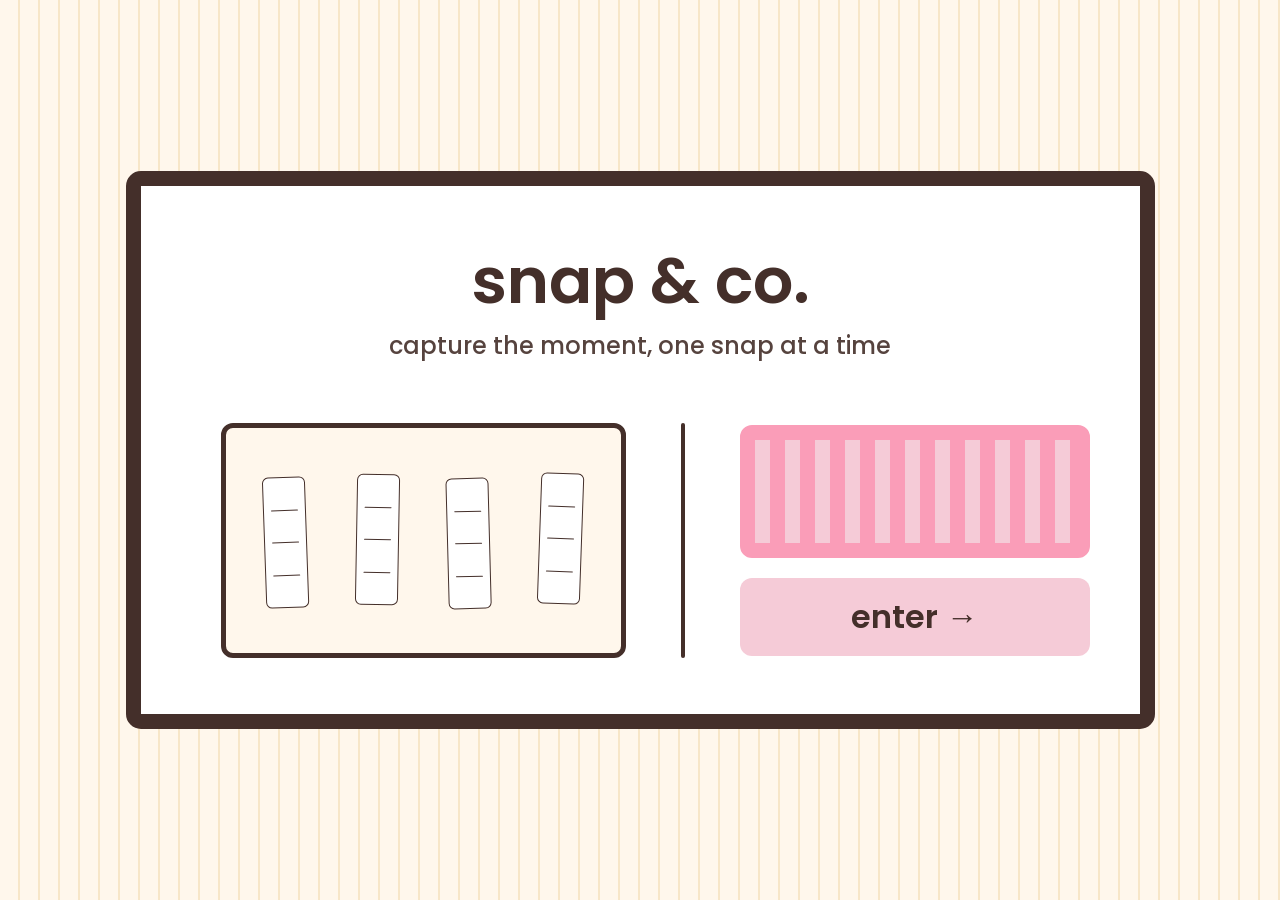
<file: frontend/index.html>
<!DOCTYPE html>
<html lang="en">
<head>
<meta charset="UTF-8" />
<meta name="viewport" content="width=device-width, initial-scale=1.0" />
<title>snap & co.</title>
<link rel="preconnect" href="https://fonts.googleapis.com">
<link rel="preconnect" href="https://fonts.gstatic.com" crossorigin>
<link href="https://fonts.googleapis.com/css2?family=Poppins:wght@400;500;600;700&display=swap" rel="stylesheet">
<link rel="stylesheet" href="css/style.css" />
<link rel="stylesheet" href="css/landing.css" />
</head>
<body>
  <div class="container">
    <div class="card">
      <div class="header">
        <h1>snap &amp; co.</h1>
        <p>capture the moment, one snap at a time</p>
      </div>

      <div class="content-wrapper">
        <div class="left-section">
          <div class="photo-rect">
            <div class="photostrip"><span class="line"></span><span class="line"></span><span class="line"></span></div>
            <div class="photostrip"><span class="line"></span><span class="line"></span><span class="line"></span></div>
            <div class="photostrip"><span class="line"></span><span class="line"></span><span class="line"></span></div>
            <div class="photostrip"><span class="line"></span><span class="line"></span><span class="line"></span></div>
          </div>
        </div>

        <div class="middle-divider"></div>

        <div class="right-section">
          <div class="stripes"></div>
          <button id="enterBtn" class="enter-btn">enter →</button>
        </div>
      </div>
    </div>
  </div>

<script src="js/state.js"></script>
<script>
  clearSession();
  document.getElementById("enterBtn").addEventListener("click", () => {
    window.location.href = "choose-set.html";
  });
</script>
</body>
</html>
</file>
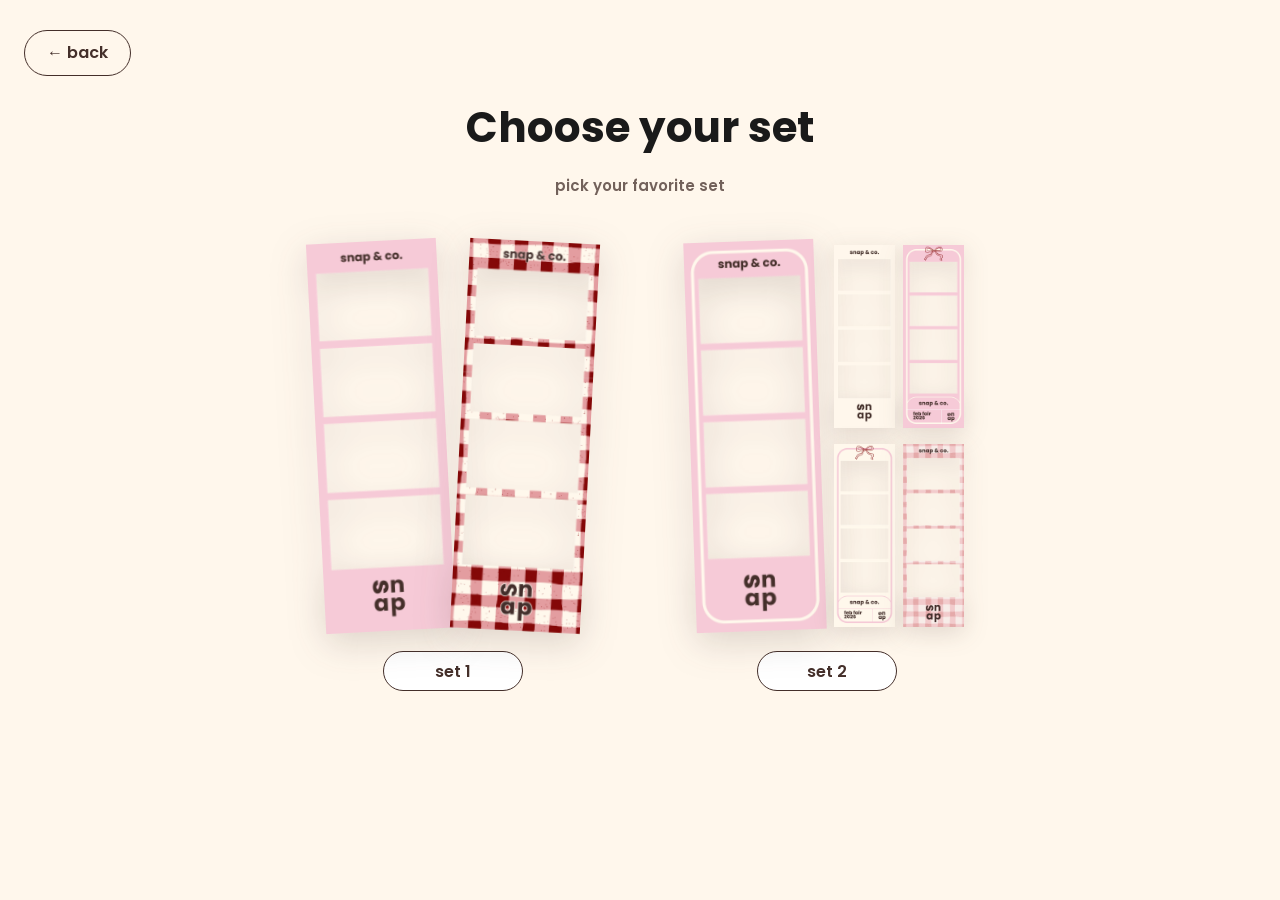
<file: frontend/camera.html>
<!DOCTYPE html>
<html lang="en">
<head>
<meta charset="UTF-8" />
<meta name="viewport" content="width=device-width, initial-scale=1.0" />
<title>Snap your pictures — snap & co.</title>
<link href="https://fonts.googleapis.com/css2?family=Poppins:wght@400;500;600;700&display=swap" rel="stylesheet">
<link rel="stylesheet" href="css/style.css" />
<link rel="stylesheet" href="css/camera.css" />
</head>
<body>
  <div class="timer-container">
    <select id="cameraSelect" class="camera-select" title="Choose camera source"></select>

    <div class="main-title" id="mainTitle">Snap your pictures</div>
    <div class="subtitle" id="subtitle">Do your best shots, there's no retake</div>

    <div id="frame" class="frame">
      <video id="live-video" autoplay muted playsinline></video>
      <img id="freeze-frame" alt="">
      <div id="countdown">10</div>
      <button id="startBtn" class="pill-btn start-btn">start capturing →</button>
    </div>

    <div id="shots-counter">Get Ready!</div>
  </div>

<script src="js/state.js"></script>
<script src="js/camera.js"></script>
</body>
</html>
</file>
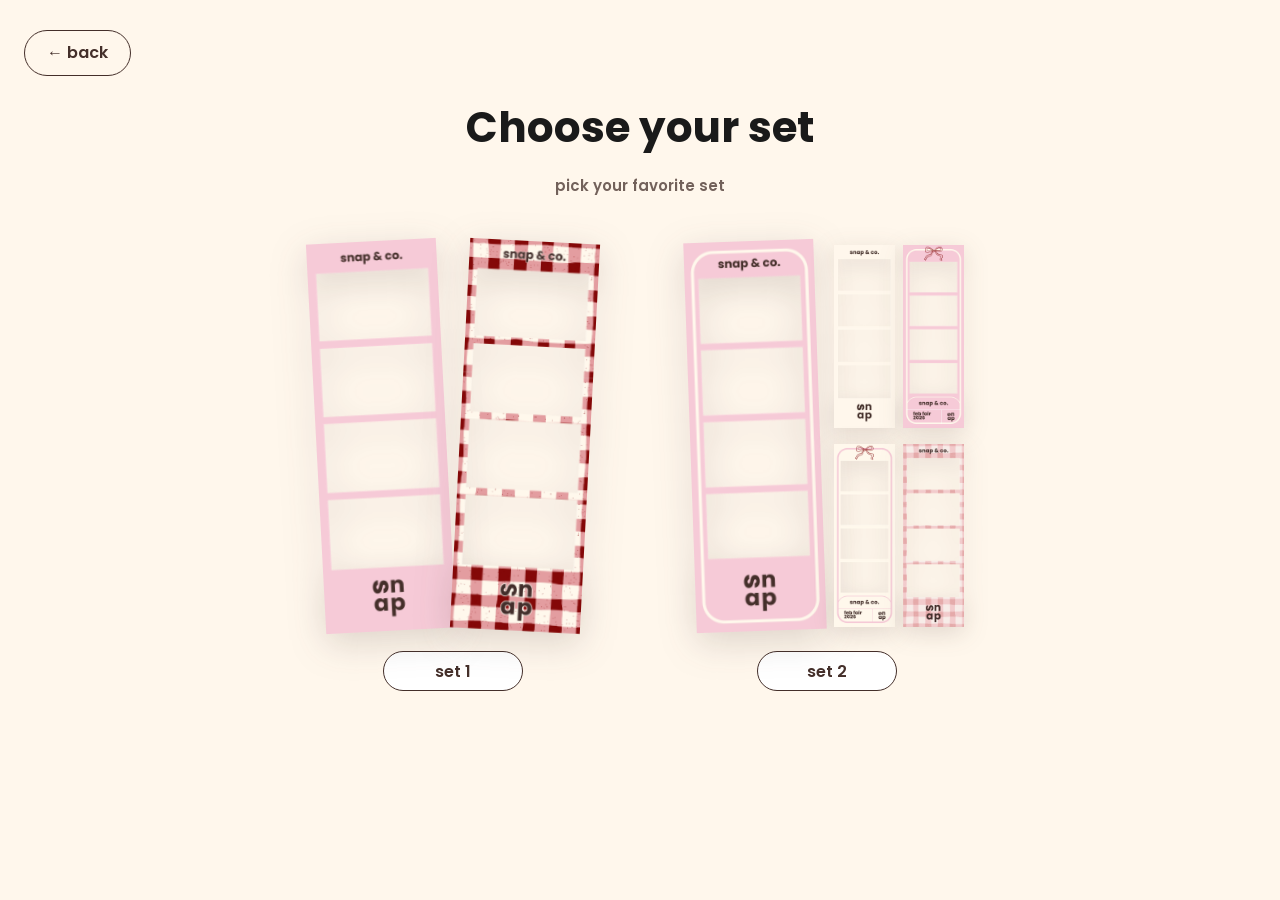
<file: frontend/choose-layout.html>
<!DOCTYPE html>
<html lang="en">
<head>
<meta charset="UTF-8" />
<meta name="viewport" content="width=device-width, initial-scale=1.0" />
<title>Choose your frame — snap & co.</title>
<link href="https://fonts.googleapis.com/css2?family=Poppins:wght@400;500;600;700&display=swap" rel="stylesheet">
<link rel="stylesheet" href="css/style.css" />
<link rel="stylesheet" href="css/modal.css" />
<link rel="stylesheet" href="css/choose-layout.css" />
</head>
<body>
  <button class="pill-btn fixed-back" id="backBtn">←retake</button>

  <div class="page-header">
    <h1>Choose your frame</h1>
    <p>select a style for your photos</p>
  </div>

  <button class="pill-btn fixed-next" id="nextBtn">next →</button>

  <div class="picker-area">
    <div class="live-preview-wrap">
      <div class="live-preview" id="livePreview">
        <div id="preview-shots"></div>
        <img id="preview-frame-overlay" src="" alt="Frame preview">
      </div>
    </div>

    <div class="frame-carousel">
      <button class="arrow-btn" id="prevFrame" aria-label="Previous frames">
        <svg width="14" height="24" viewBox="0 0 14 24" fill="none"><path d="M12 2L2 12L12 22" stroke="currentColor" stroke-width="3" stroke-linecap="round" stroke-linejoin="round"/></svg>
      </button>

      <div class="frame-page-viewport">
        <div class="frame-page" id="framePage"></div>
      </div>

      <button class="arrow-btn" id="nextFrameBtn" aria-label="Next frames">
        <svg width="14" height="24" viewBox="0 0 14 24" fill="none"><path d="M2 2L12 12L2 22" stroke="currentColor" stroke-width="3" stroke-linecap="round" stroke-linejoin="round"/></svg>
      </button>
    </div>
  </div>

<script src="js/state.js"></script>
<script src="js/modal.js"></script>
<script src="js/strip-render.js"></script>
<script src="js/choose-layout.js"></script>
</body>
</html>
</file>
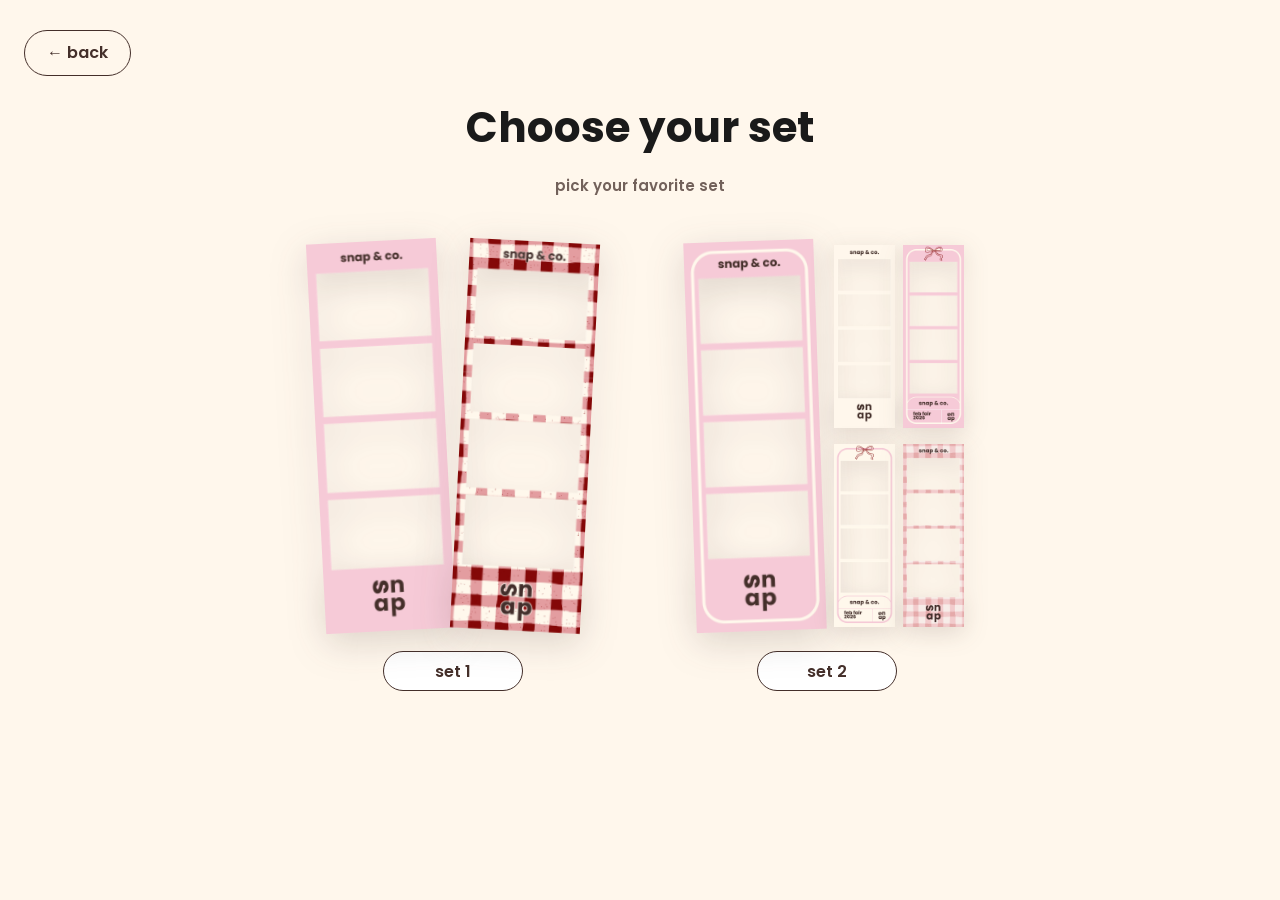
<file: frontend/choose-set.html>
<!DOCTYPE html>
<html lang="en">
<head>
<meta charset="UTF-8" />
<meta name="viewport" content="width=device-width, initial-scale=1.0" />
<title>Choose your set — snap & co.</title>
<link href="https://fonts.googleapis.com/css2?family=Poppins:wght@400;500;600;700&display=swap" rel="stylesheet">
<link rel="stylesheet" href="css/style.css" />
<link rel="stylesheet" href="css/choose-set.css" />
</head>
<body>
  <button class="pill-btn fixed-back" id="backBtn">← back</button>

  <div class="container">
    <div class="page-header">
      <h1>Choose your set</h1>
      <p>pick your favorite set</p>
    </div>

    <div class="sets-row">
      <!-- Set 1: two full 2x6 strips -->
      <div class="set-card" data-set="1">
        <div class="set-preview two-strip">
          <img src="assets/frames/a1.png" class="strip strip-a" alt="">
          <img src="assets/frames/d1.png" class="strip strip-b" alt="">
        </div>
        <div class="set-label">set 1</div>
      </div>

      <!-- Set 2: one 2x6 strip + four 1x3 minis -->
      <div class="set-card" data-set="2">
        <div class="set-preview quad-strip">
          <img src="assets/frames/b1.png" class="strip strip-main" alt="">
          <div class="minis">
            <img src="assets/frames/a2.png" class="mini" alt="">
            <img src="assets/frames/c1.png" class="mini" alt="">
            <img src="assets/frames/c2.png" class="mini" alt="">
            <img src="assets/frames/d2.png" class="mini" alt="">
          </div>
        </div>
        <div class="set-label">set 2</div>
      </div>
    </div>
  </div>

  <button class="pill-btn fixed-next" id="nextBtn">next →</button>

<script src="js/state.js"></script>
<script src="js/choose-set.js"></script>
</body>
</html>
</file>
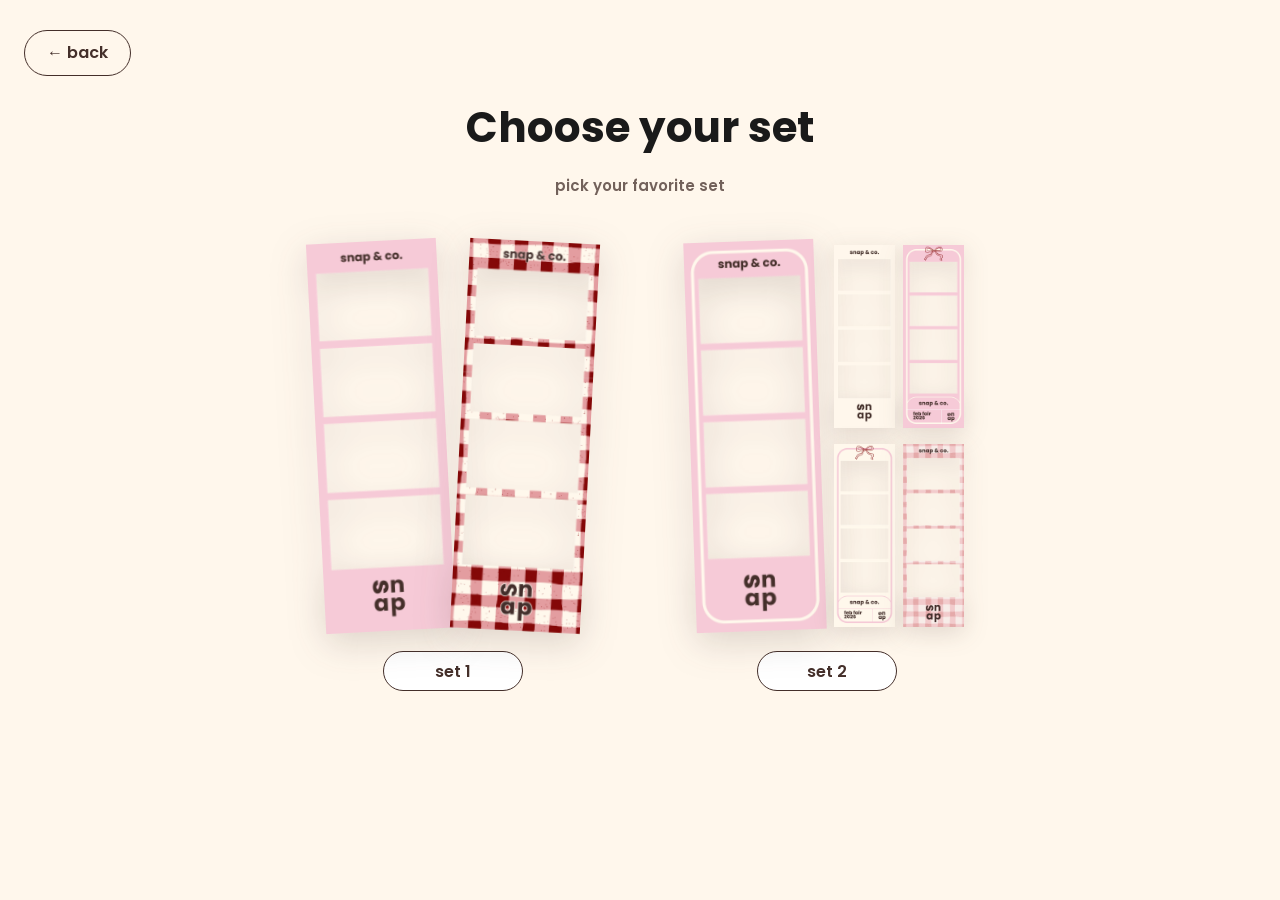
<file: frontend/result.html>
<!DOCTYPE html>
<html lang="en">
<head>
<meta charset="UTF-8" />
<meta name="viewport" content="width=device-width, initial-scale=1.0" />
<title>Your strip — snap & co.</title>
<link href="https://fonts.googleapis.com/css2?family=Poppins:wght@400;500;600;700&display=swap" rel="stylesheet">
<link rel="stylesheet" href="css/style.css" />
<link rel="stylesheet" href="css/modal.css" />
<link rel="stylesheet" href="css/result.css" />
<script src="js/vendor/qrcode.js"></script>
</head>
<body>
  <div class="preview-container">
    <div class="title">Scan the QR to save pictures</div>

    <div class="main-frame">
      <canvas id="finalCanvas"></canvas>
    </div>

    <div class="qr-container left"><div id="qrLeft"></div></div>
    <div class="qr-container right"><div id="qrRight"></div></div>

    <div class="bottom-actions">
      <button id="downloadBtn" class="action-btn">
        <svg width="18" height="18" viewBox="0 0 24 24" fill="none"><path d="M12 3v12m0 0l-5-5m5 5l5-5M5 21h14" stroke="currentColor" stroke-width="2" stroke-linecap="round" stroke-linejoin="round"/></svg>
        download
      </button>
      <button id="printBtn" class="action-btn">
        <svg width="18" height="18" viewBox="0 0 24 24" fill="none"><path d="M6 9V3h12v6M6 18H4a1 1 0 01-1-1v-5a1 1 0 011-1h16a1 1 0 011 1v5a1 1 0 01-1 1h-2M6 14h12v7H6v-7z" stroke="currentColor" stroke-width="2" stroke-linecap="round" stroke-linejoin="round"/></svg>
        print
      </button>
      <button id="previewBtn" class="action-btn">
        <svg width="18" height="18" viewBox="0 0 24 24" fill="none"><path d="M1 12s4-7 11-7 11 7 11 7-4 7-11 7-11-7-11-7z" stroke="currentColor" stroke-width="2" stroke-linecap="round" stroke-linejoin="round"/><circle cx="12" cy="12" r="3" stroke="currentColor" stroke-width="2"/></svg>
        preview layout
      </button>
      <button id="restartBtn" class="action-btn">
        <svg width="18" height="18" viewBox="0 0 24 24" fill="none"><path d="M3 12a9 9 0 1 0 3-6.7M3 4v5h5" stroke="currentColor" stroke-width="2" stroke-linecap="round" stroke-linejoin="round"/></svg>
        restart
      </button>
    </div>

    <div class="copy-control">
      <div class="copy-label">additional copy</div>
      <div class="copy-row">
        <button id="copyMinus" aria-label="Fewer copies">−</button>
        <div class="copy-counter" id="copyCount">0</div>
        <button id="copyPlus" aria-label="More copies">+</button>
      </div>
    </div>

    <p id="statusMsg" class="status-msg"></p>
  </div>

<script src="js/state.js"></script>
<script src="js/modal.js"></script>
<script src="js/strip-render.js"></script>
<script src="js/result.js"></script>
</body>
</html>
</file>
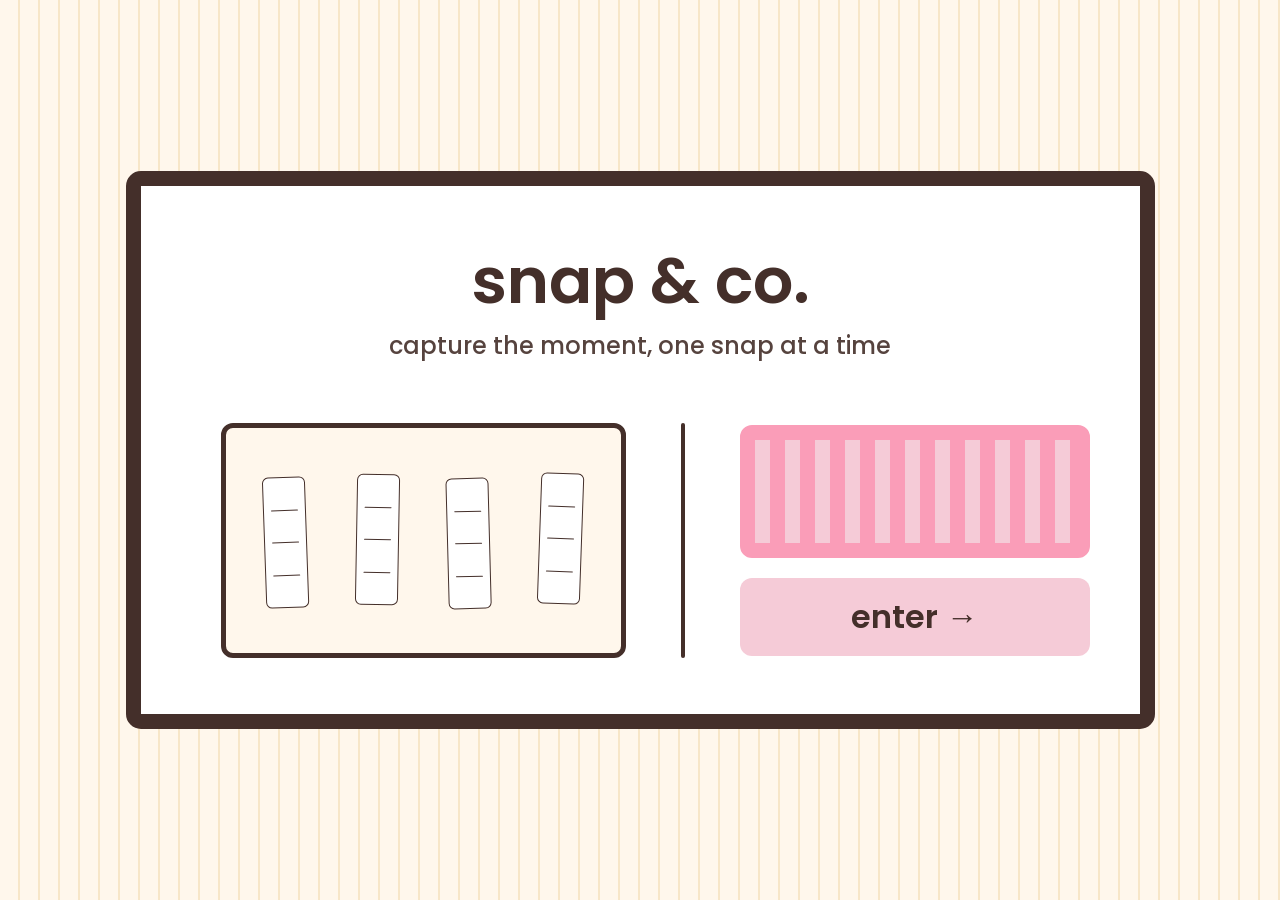
<file: frontend/select-pictures.html>
<!DOCTYPE html>
<html lang="en">
<head>
<meta charset="UTF-8" />
<meta name="viewport" content="width=device-width, initial-scale=1.0" />
<title>Choose your pictures — snap & co.</title>
<link href="https://fonts.googleapis.com/css2?family=Poppins:wght@400;500;600;700&display=swap" rel="stylesheet">
<link rel="stylesheet" href="css/style.css" />
<link rel="stylesheet" href="css/select-pictures.css" />
</head>
<body>
  <div class="page-header">
    <h1>Choose your pictures</h1>
    <p>select four pictures for the final strip</p>
  </div>

  <button class="pill-btn fixed-next" id="nextBtn">next →</button>

  <div class="picker-area">
    <div class="selected-column" id="selectedColumn">
      <div class="slot" data-slot="0"><span class="slot-num">1</span></div>
      <div class="slot" data-slot="1"><span class="slot-num">2</span></div>
      <div class="slot" data-slot="2"><span class="slot-num">3</span></div>
      <div class="slot" data-slot="3"><span class="slot-num">4</span></div>
    </div>

    <div class="photo-grid" id="photoGrid"></div>
  </div>

<script src="js/state.js"></script>
<script src="js/select-pictures.js"></script>
</body>
</html>
</file>
<file: frontend/css/style.css>
/* ===== snap & co. — shared base styles =====
   Palette and component styles lifted from the original build
   (landing.css / choose_set.css / choose_layout.css) so every page
   stays visually consistent: warm cream background, deep brown
   (#442f2a) text/borders, bubblegum pink (#ff69b4 / #F5CBD7) accent. */

:root {
  --cream: #fff7ec;
  --brown: #442f2a;
  --pink: #f5cbd7;
  --pink-strong: #fa9db8;
  --pink-accent: #ff69b4;
  --white: #ffffff;
  --gray-block: #e2e2e2;
  --font: "Poppins", "Segoe UI", sans-serif;
}

* { box-sizing: border-box; }

html, body {
  margin: 0;
  padding: 0;
  font-family: var(--font);
  color: var(--brown);
}

h1, h2, h3 { margin: 0; font-weight: 600; }

button { font-family: var(--font); cursor: pointer; }
button:disabled { opacity: 0.5; cursor: not-allowed; }

/* pill-shaped outline button used for back/next/actions everywhere */
.pill-btn {
  height: 46px;
  padding: 0 22px;
  border: 1px solid var(--brown);
  background: transparent;
  color: var(--brown);
  font-family: var(--font);
  font-weight: 600;
  font-size: 16px;
  text-decoration: none;
  border-radius: 24px;
  display: inline-flex;
  align-items: center;
  justify-content: center;
  gap: 8px;
  line-height: 1;
  cursor: pointer;
  transition: all 0.25s ease;
}
.pill-btn:hover { background: var(--brown); color: var(--white); }
.pill-btn.loading { opacity: 0.6; pointer-events: none; }

.pill-btn.fixed-back { position: fixed; left: 24px; top: 30px; z-index: 20; }
.pill-btn.fixed-next {
  position: fixed; right: 24px; bottom: 30px; z-index: 20;
  opacity: 0; visibility: hidden; pointer-events: none;
}
.pill-btn.fixed-next.visible { opacity: 1; visibility: visible; pointer-events: auto; }

.page-header { text-align: center; padding-top: 46px; margin-bottom: 44px; }
.page-header h1 { font-weight: 700; font-size: 42px; color: #1a1a1a; margin-bottom: 6px; }
.page-header p { font-weight: 600; font-size: 15px; color: var(--brown); opacity: 0.75; }

.picker-area {
  display: flex;
  justify-content: center;
  align-items: flex-start;
  gap: 70px;
  flex-wrap: wrap;
  padding: 0 40px 120px;
}

.watermark {
  position: fixed;
  bottom: 14px;
  left: 24px;
  font-size: 12px;
  opacity: 0.5;
}
</file>
<file: frontend/css/landing.css>
* { margin: 0; padding: 0; box-sizing: border-box; }

body {
  font-family: "Poppins", sans-serif;
  /* swap in a real background photo later, e.g.:
     background: url('../assets/landing-bg.jpg') no-repeat center/cover fixed;
     for now this is a soft stripe pattern in the same cream/pink palette */
  background:
    repeating-linear-gradient(90deg, var(--cream) 0px, var(--cream) 18px, #f7e6c8 18px, #f7e6c8 20px);
  min-height: 100vh;
  display: flex;
  align-items: center;
  justify-content: center;
  padding: 40px 20px;
}

.container {
  max-width: 1029px;
  max-height: 558px;
  width: 100%;
  aspect-ratio: 1029 / 558;
}

.card {
  width: 100%;
  height: 100%;
  background-color: var(--white);
  border: 15px solid var(--brown);
  border-radius: 15px;
  display: flex;
  flex-direction: column;
  padding: 60px 80px;
  gap: 60px;
  position: relative;
}

.header { align-self: center; text-align: center; }
.header h1 { font-size: 64px; font-weight: 600; color: var(--brown); margin-bottom: 12px; line-height: 1.1; }
.header p { font-size: 24px; font-weight: 500; color: var(--brown); opacity: 0.9; }

.content-wrapper {
  display: flex;
  align-items: center;
  justify-content: space-between;
  gap: 50px;
  flex: 1;
}

.left-section { flex-shrink: 0; }

.photo-rect {
  width: 405px;
  height: 235px;
  background-color: var(--cream);
  border: 5px solid var(--brown);
  border-radius: 12px;
  padding: 35px 30px;
  display: flex;
  gap: 32px;
  justify-content: space-around;
  align-items: center;
}

.photostrip {
  width: 43px;
  height: 131px;
  background-color: var(--white);
  border: 1px solid var(--brown);
  border-radius: 6px;
  position: relative;
  display: flex;
  flex-direction: column;
  justify-content: space-evenly;
  align-items: center;
  padding: 0 4px;
}

.line { width: 27px; height: 0.5px; background-color: var(--brown); border-radius: 1px; }

.photostrip:nth-child(1) { transform: rotate(-2deg) translateY(2px); }
.photostrip:nth-child(2) { transform: rotate(1deg) translateY(-1px); }
.photostrip:nth-child(3) { transform: rotate(-1.5deg) translateY(3px); }
.photostrip:nth-child(4) { transform: rotate(2deg) translateY(-2px); }

.middle-divider {
  width: 4px;
  height: 235px;
  background-color: var(--brown);
  border-radius: 2px;
  flex-shrink: 0;
  margin: 0 5px;
}

.right-section {
  display: flex;
  flex-direction: column;
  gap: 20px;
  align-items: flex-start;
  flex-shrink: 0;
}

.stripes {
  width: 350px;
  height: 133px;
  background: repeating-linear-gradient(to right, var(--pink) 0px, var(--pink) 15px, var(--pink-strong) 15px, var(--pink-strong) 30px);
  border: 15px solid var(--pink-strong);
  border-radius: 12px;
  flex-shrink: 0;
}

.enter-btn {
  width: 350px;
  height: 78px;
  background-color: var(--pink);
  border: none;
  border-radius: 12px;
  font-family: "Poppins", sans-serif;
  font-size: 32px;
  font-weight: 600;
  color: var(--brown);
  cursor: pointer;
  transition: all 0.3s ease;
  display: flex;
  justify-content: center;
  align-items: center;
}

.enter-btn:hover {
  background-color: var(--pink-strong);
  transform: translateY(-2px);
  box-shadow: 0 8px 25px rgba(250, 157, 184, 0.4);
}

@media (max-width: 1024px) {
  .photo-rect { width: 380px; height: 215px; padding: 30px 25px; gap: 28px; }
  .stripes, .enter-btn { width: 380px; }
}

@media (max-width: 768px) {
  .content-wrapper { flex-direction: column; gap: 40px; }
  .middle-divider { width: 250px; height: 4px; margin: 0; }
  .right-section { align-items: center; }
  .photo-rect { width: 100%; max-width: 380px; padding: 28px 25px; }
  .stripes, .enter-btn { width: 100%; max-width: 380px; }
}
</file>
<file: frontend/css/camera.css>
.timer-container {
  position: fixed;
  top: 0; left: 0;
  width: 100vw; height: 100vh;
  background: white;
  font-family: "Poppins", sans-serif;
  display: flex;
  flex-direction: column;
  align-items: center;
  justify-content: center;
}

.camera-select {
  position: fixed;
  top: 24px;
  right: 24px;
  padding: 8px 14px;
  border-radius: 999px;
  border: 1px solid var(--brown);
  font-family: "Poppins", sans-serif;
  font-weight: 600;
  font-size: 13px;
  background: white;
  color: var(--brown);
  z-index: 20;
}

.main-title { font-size: 4rem; font-weight: 600; color: black; margin-bottom: 10px; }
.subtitle { font-size: 1.5rem; color: #666; margin-bottom: 40px; min-height: 1.5rem; }

.frame {
  width: 80%;
  max-width: 900px;
  height: 500px;
  background: #f5f5f5;
  border: 8px solid #ddd;
  display: flex;
  align-items: center;
  justify-content: center;
  position: relative;
  box-shadow: 0 20px 40px rgba(0,0,0,0.1);
  margin-bottom: 30px;
  overflow: hidden;
}

#live-video {
  width: 100%;
  height: 100%;
  object-fit: cover;
  transform: scaleX(-1); /* mirror, like a real camera preview */
}

#freeze-frame {
  position: absolute;
  top: 0; left: 0;
  width: 100%;
  height: 100%;
  object-fit: cover;
  opacity: 0;
  pointer-events: none;
  transition: opacity 0.15s ease;
  z-index: 5;
}
#freeze-frame.showing { opacity: 1; }

#countdown {
  position: absolute;
  top: 50%; left: 50%;
  transform: translate(-50%, -50%);
  font-size: 15rem;
  color: rgba(100, 100, 100, 0.9);
  font-weight: 600;
  text-shadow: 0 0 20px rgba(100, 100, 100, 0.3);
  z-index: 10;
  pointer-events: none;
  opacity: 0;
  transition: opacity 0.15s ease;
}
#countdown.show { opacity: 1; }

.start-btn {
  position: absolute;
  z-index: 15;
  bottom: 24px;
  left: 50%;
  transform: translateX(-50%);
  background: white;
}

.start-btn.hidden { display: none; }

#shots-counter { font-size: 2rem; color: #333; font-weight: 600; }
</file>
<file: frontend/css/modal.css>
.modal-overlay {
  position: fixed;
  inset: 0;
  background: rgba(68, 47, 42, 0.45);
  display: flex;
  align-items: center;
  justify-content: center;
  z-index: 1000;
  opacity: 0;
  visibility: hidden;
  transition: opacity 0.25s ease;
}
.modal-overlay.open { opacity: 1; visibility: visible; }

.modal-box {
  background: white;
  border-radius: 16px;
  padding: 32px;
  width: 320px;
  max-width: 90vw;
  text-align: center;
  box-shadow: 0 20px 50px rgba(68, 47, 42, 0.3);
  transform: translateY(12px) scale(0.97);
  transition: transform 0.25s ease;
}
.modal-overlay.open .modal-box { transform: translateY(0) scale(1); }

.modal-box h3 {
  font-family: "Poppins", sans-serif;
  font-weight: 600;
  font-size: 20px;
  color: #442f2a;
  margin-bottom: 10px;
}

.modal-box p {
  font-family: "Poppins", sans-serif;
  font-size: 14px;
  color: #442f2a;
  opacity: 0.85;
  margin-bottom: 24px;
  line-height: 1.5;
}

.modal-actions { display: flex; gap: 12px; justify-content: center; }

.modal-btn {
  flex: 1;
  height: 44px;
  border-radius: 22px;
  font-family: "Poppins", sans-serif;
  font-weight: 600;
  font-size: 14px;
  cursor: pointer;
  border: 1px solid #442f2a;
  background: white;
  color: #442f2a;
  transition: all 0.2s ease;
}
.modal-btn:hover { background: #f2ede8; }
.modal-btn.primary { background: #442f2a; color: white; }
.modal-btn.primary:hover { background: #ff69b4; border-color: #ff69b4; }
</file>
<file: frontend/css/choose-layout.css>
body {
  font-family: "Poppins", sans-serif;
  background: white;
  min-height: 100vh;
  overflow-x: hidden;
}

.picker-area {
  gap: 70px;
  align-items: center;
}

/* ---------------- live preview (bigger — this is "the one with the picture taken") ---------------- */
.live-preview-wrap { display: flex; justify-content: center; }

.live-preview {
  position: relative;
  width: 220px;
  height: 660px;
  border-radius: 6px;
  overflow: hidden;
  background: var(--gray-block);
  box-shadow: 0 14px 32px rgba(0, 0, 0, 0.14);
  transition: box-shadow 0.3s ease;
}

#preview-shots { position: absolute; inset: 0; z-index: 1; }

.preview-shot {
  position: absolute;
  object-fit: cover;
  background: #d8d8d8;
  opacity: 0;
  transform: scale(0.96);
  transition: opacity 0.35s ease, transform 0.35s ease;
}
.preview-shot.loaded { opacity: 1; transform: scale(1); }

#preview-frame-overlay {
  position: absolute;
  inset: 0;
  width: 100%;
  height: 100%;
  z-index: 2;
  opacity: 0;
  transition: opacity 0.3s ease;
}
#preview-frame-overlay.loaded { opacity: 1; }

/* ---------------- frame carousel — bigger cards, slideable ---------------- */
.frame-carousel { display: flex; align-items: center; gap: 20px; }

.arrow-btn {
  width: 40px;
  height: 40px;
  border-radius: 50%;
  border: none;
  background: transparent;
  color: #1a1a1a;
  cursor: pointer;
  display: flex;
  align-items: center;
  justify-content: center;
  flex-shrink: 0;
  transition: transform 0.2s ease, color 0.2s ease;
}
.arrow-btn:hover { transform: scale(1.15); color: var(--pink-accent); }

/* the visible "window" onto the slideable strip of frames */
.frame-page-viewport {
  width: 460px;
  max-width: 60vw;
  overflow: hidden;
}

/* the actual slideable strip — drag or swipe to slide through it,
   arrows scroll it by one card, scroll-snap keeps cards aligned */
.frame-page {
  display: flex;
  gap: 20px;
  overflow-x: auto;
  scroll-snap-type: x mandatory;
  scroll-behavior: smooth;
  cursor: grab;
  padding: 4px 0 16px;
  -ms-overflow-style: none;
  scrollbar-width: none;
}
.frame-page::-webkit-scrollbar { display: none; }
.frame-page.dragging { cursor: grabbing; scroll-behavior: auto; scroll-snap-type: none; }

.frame-card {
  width: 140px;
  height: 420px;
  flex-shrink: 0;
  scroll-snap-align: center;
  border-radius: 8px;
  overflow: hidden;
  cursor: pointer;
  border: 3px solid transparent;
  box-shadow: 0 6px 18px rgba(0, 0, 0, 0.1);
  transition: transform 0.3s ease, opacity 0.3s ease, border-color 0.25s ease, box-shadow 0.25s ease;
  opacity: 0;
  transform: translateY(8px);
  background: #fafafa;
}
.frame-card.entered { opacity: 1; transform: translateY(0); }
.frame-card img { width: 100%; height: 100%; object-fit: contain; display: block; pointer-events: none; }
.frame-card:hover { transform: translateY(-4px); }
.frame-card.selected { border-color: var(--pink-accent); box-shadow: 0 10px 26px rgba(255, 105, 180, 0.38); }

@media (max-width: 900px) {
  .picker-area { gap: 36px; }
  .live-preview { width: 170px; height: 510px; }
  .frame-page-viewport { width: 320px; }
  .frame-card { width: 105px; height: 315px; }
}
</file>
<file: frontend/css/choose-set.css>
body {
  font-family: "Poppins", sans-serif;
  background: var(--cream);
  min-height: 100vh;
  overflow-x: hidden;
}

.container {
  max-width: 1100px;
  margin: 0 auto;
  position: relative;
  min-height: 100vh;
  padding: 50px 20px 150px;
}

.sets-row {
  display: flex;
  justify-content: center;
  align-items: flex-start;
  gap: 100px;
  flex-wrap: wrap;
}

.set-card {
  cursor: pointer;
  display: flex;
  flex-direction: column;
  align-items: center;
  gap: 20px;
  transition: transform 0.3s ease;
}

.set-preview {
  display: flex;
  gap: 14px;
  align-items: flex-start;
}

.strip {
  width: 130px;
  height: 390px;
  object-fit: contain;
  filter: drop-shadow(0 10px 18px rgba(68, 47, 42, 0.18));
  transition: transform 0.3s ease, filter 0.3s ease;
}

.two-strip .strip-a { transform: rotate(-3deg); }
.two-strip .strip-b { transform: rotate(3deg); }
.quad-strip .strip-main { transform: rotate(-2deg); }

.minis {
  display: grid;
  grid-template-columns: repeat(2, 1fr);
  grid-template-rows: repeat(2, 1fr);
  gap: 8px;
  width: 130px;
  height: 390px;
}

.mini {
  width: 61px;
  height: 191px;
  object-fit: contain;
  filter: drop-shadow(0 6px 12px rgba(68, 47, 42, 0.16));
}

.set-label {
  width: 140px;
  height: 40px;
  border: 1px solid var(--brown);
  border-radius: 24px;
  background: white;
  color: var(--brown);
  font-weight: 600;
  font-size: 16px;
  display: flex;
  align-items: center;
  justify-content: center;
  transition: all 0.3s ease;
}

.set-card:hover { transform: translateY(-4px); }

.set-card.selected .strip,
.set-card.selected .mini {
  filter: drop-shadow(0 12px 26px rgba(255, 105, 184, 0.45));
}

.set-card.selected .two-strip .strip-a { transform: rotate(-3deg) scale(1.05); }
.set-card.selected .two-strip .strip-b { transform: rotate(3deg) scale(1.05); }
.set-card.selected .quad-strip .strip-main { transform: rotate(-2deg) scale(1.05); }
.set-card.selected .mini { transform: scale(1.05); }

.set-card.selected .set-label {
  background: var(--pink-accent);
  border-color: var(--pink-accent);
  color: white;
}

@media (max-width: 640px) {
  .sets-row { gap: 40px; }
}
</file>
<file: frontend/css/result.css>
body { margin: 0; padding: 0; background: white; font-family: "Poppins", sans-serif; overflow: hidden; height: 100vh; }

.preview-container { position: relative; width: 100vw; height: 100vh; }

.title {
  position: absolute; left: 50%; top: 30px;
  transform: translateX(-50%);
  font-weight: 700; font-size: 28px; color: black;
  text-align: center;
}

.main-frame {
  position: absolute; left: 50%; top: 50%;
  transform: translate(-50%, -50%);
  width: 208px; height: 623px;
  box-shadow: 0 10px 30px rgba(0,0,0,0.15);
  border-radius: 4px;
  overflow: hidden;
}

#finalCanvas { width: 100%; height: 100%; display: block; }

.qr-container {
  position: absolute; width: 220px; height: 220px;
  top: 50%; transform: translateY(-50%);
  z-index: 3;
  background: #eee;
  border-radius: 8px;
  display: flex;
  align-items: center;
  justify-content: center;
}
.qr-container.left { left: 60px; }
.qr-container.right { right: 60px; }
.qr-container canvas, .qr-container img { width: 100%; height: 100%; display: block; }

.bottom-actions { position: absolute; left: 40px; bottom: 40px; display: flex; gap: 12px; z-index: 5; flex-wrap: wrap; max-width: 320px; }

.action-btn {
  height: 46px;
  padding: 0 18px;
  font-family: "Poppins", sans-serif;
  font-weight: 600;
  font-size: 15px;
  color: var(--brown);
  background: white;
  border: 1px solid var(--brown);
  border-radius: 24.5px;
  cursor: pointer;
  display: flex;
  align-items: center;
  gap: 8px;
  transition: all 0.2s ease;
}
.action-btn:hover { background: var(--brown); color: white; }
#restartBtn:hover { background: var(--pink-accent); border-color: var(--pink-accent); }

.copy-control { position: absolute; right: 40px; bottom: 34px; z-index: 5; text-align: center; }
.copy-label { font-weight: 500; font-size: 13px; color: var(--brown); opacity: 0.75; margin-bottom: 8px; }
.copy-row { display: flex; align-items: center; justify-content: center; gap: 14px; }

.copy-row button {
  width: 30px; height: 30px;
  border-radius: 50%;
  font-size: 16px; font-weight: 600;
  color: var(--brown); background: white;
  border: 1px solid var(--brown);
  cursor: pointer;
  font-family: "Poppins", sans-serif;
  display: flex;
  align-items: center;
  justify-content: center;
  transition: all 0.2s ease;
}
.copy-row button:hover { background: var(--brown); color: white; }

.copy-counter { min-width: 32px; font-weight: 600; font-size: 18px; color: var(--brown); }

.status-msg {
  position: absolute;
  left: 50%; bottom: 10px;
  transform: translateX(-50%);
  font-size: 12px;
  color: #a05a6e;
  text-align: center;
  max-width: 90vw;
}
</file>
<file: frontend/css/select-pictures.css>
body {
  font-family: "Poppins", sans-serif;
  background: white;
  min-height: 100vh;
  overflow-x: hidden;
}

/* left column: fills in as photos are chosen, in order */
.selected-column {
  display: flex;
  flex-direction: column;
  gap: 16px;
  width: 137px;
}

.slot {
  width: 137px;
  height: 92px;
  border-radius: 8px;
  background: var(--gray-block);
  position: relative;
  overflow: hidden;
  transition: background 0.25s ease, box-shadow 0.25s ease;
}

.slot.filled { background: #f2f2f2; box-shadow: 0 6px 16px rgba(255, 105, 180, 0.25); }

.slot img {
  width: 100%;
  height: 100%;
  object-fit: cover;
  opacity: 0;
  transition: opacity 0.3s ease;
}
.slot img.loaded { opacity: 1; }

.slot-num {
  position: absolute;
  top: 6px;
  left: 8px;
  font-size: 12px;
  font-weight: 600;
  color: #999;
  z-index: 2;
}

.slot.filled .slot-num {
  color: white;
  background: var(--pink-accent);
  width: 18px;
  height: 18px;
  border-radius: 50%;
  display: flex;
  align-items: center;
  justify-content: center;
  top: 5px;
  left: 5px;
}

/* right: 8-photo picker grid */
.photo-grid {
  display: grid;
  grid-template-columns: repeat(2, 165px);
  gap: 16px;
}

.photo-thumb {
  position: relative;
  width: 165px;
  height: 124px;
  border-radius: 8px;
  overflow: hidden;
  cursor: pointer;
  border: 3px solid transparent;
  background: var(--gray-block);
  transition: border-color 0.25s ease, transform 0.2s ease, box-shadow 0.25s ease;
}

.photo-thumb img { width: 100%; height: 100%; object-fit: cover; display: block; }

.photo-thumb:hover { transform: translateY(-3px); box-shadow: 0 8px 18px rgba(0, 0, 0, 0.12); }

.photo-thumb.selected { border-color: var(--pink-accent); box-shadow: 0 8px 20px rgba(255, 105, 180, 0.3); }

.photo-thumb .badge {
  position: absolute;
  top: 8px;
  right: 8px;
  width: 24px;
  height: 24px;
  border-radius: 50%;
  background: var(--pink-accent);
  color: white;
  font-size: 13px;
  font-weight: 600;
  display: flex;
  align-items: center;
  justify-content: center;
}

@media (max-width: 700px) {
  .picker-area { gap: 30px; }
  .photo-grid { grid-template-columns: repeat(2, 140px); }
  .photo-thumb { width: 140px; height: 105px; }
}
</file>
